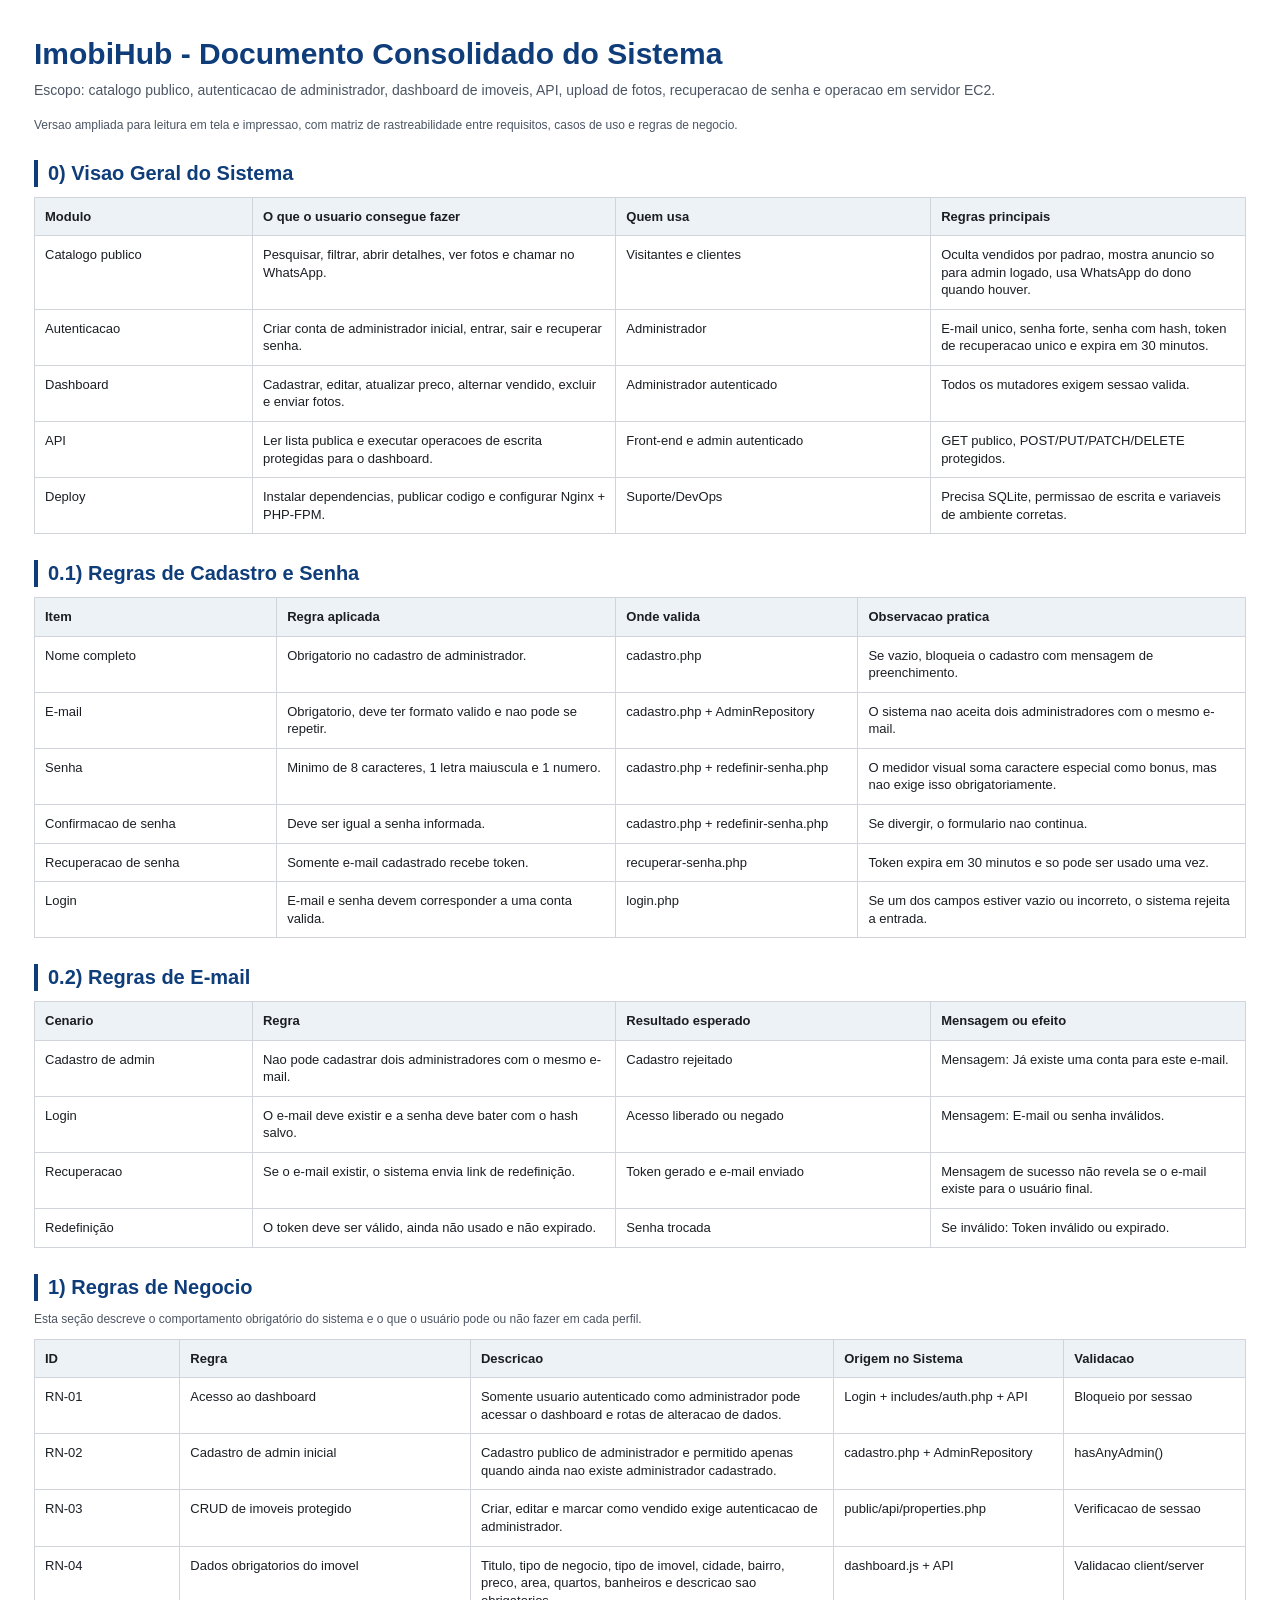
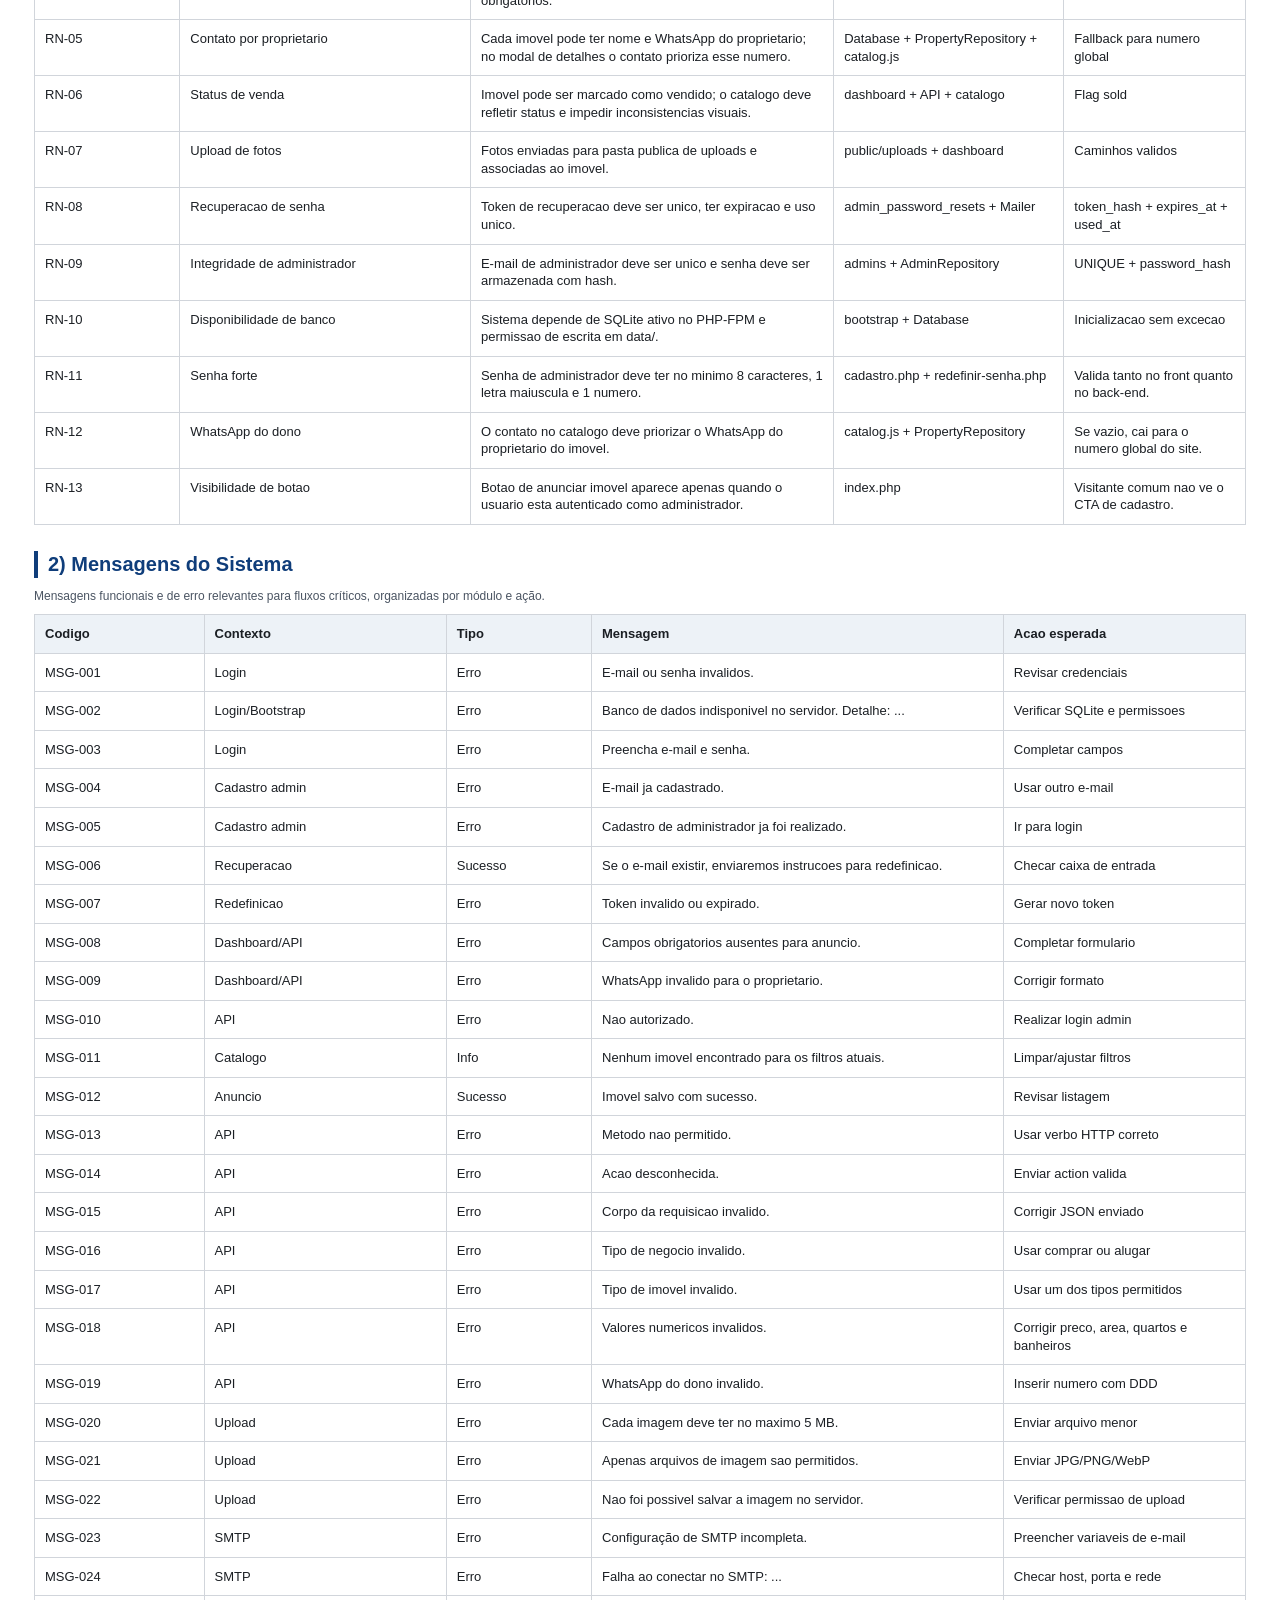
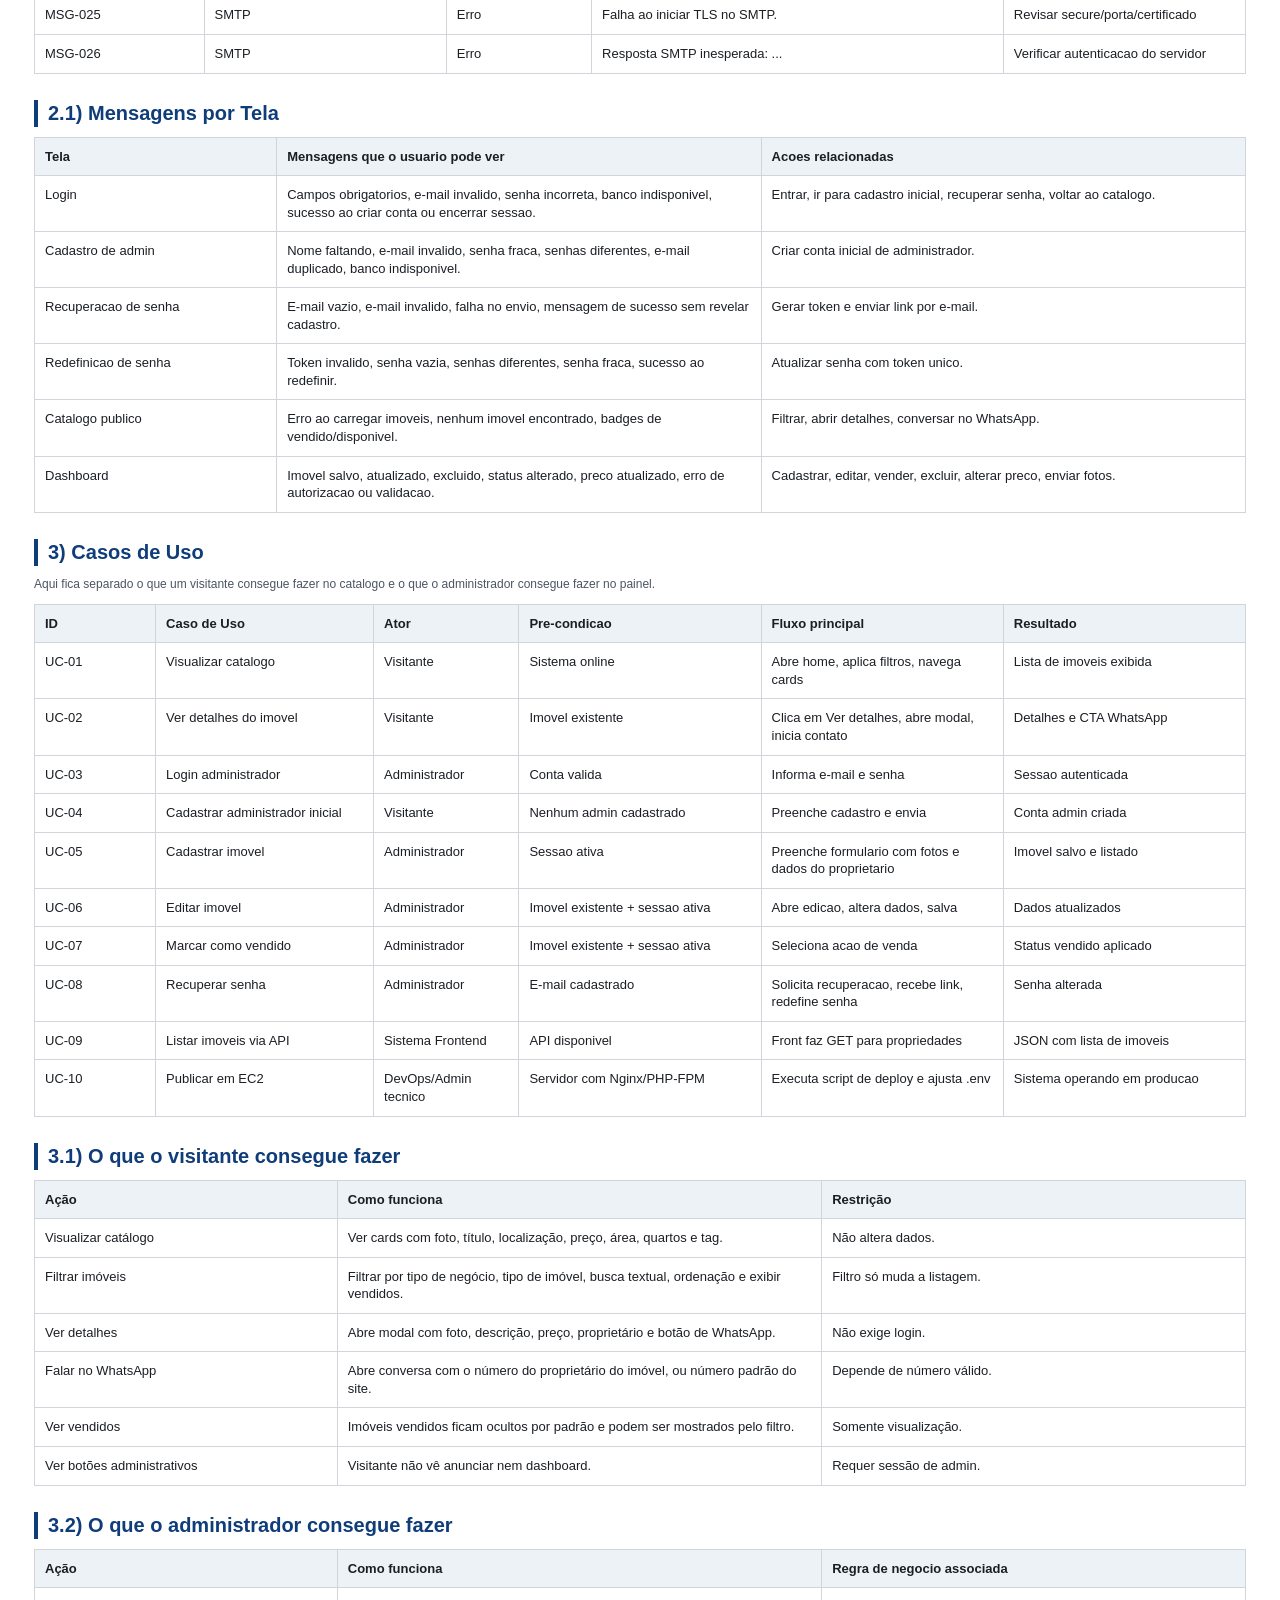
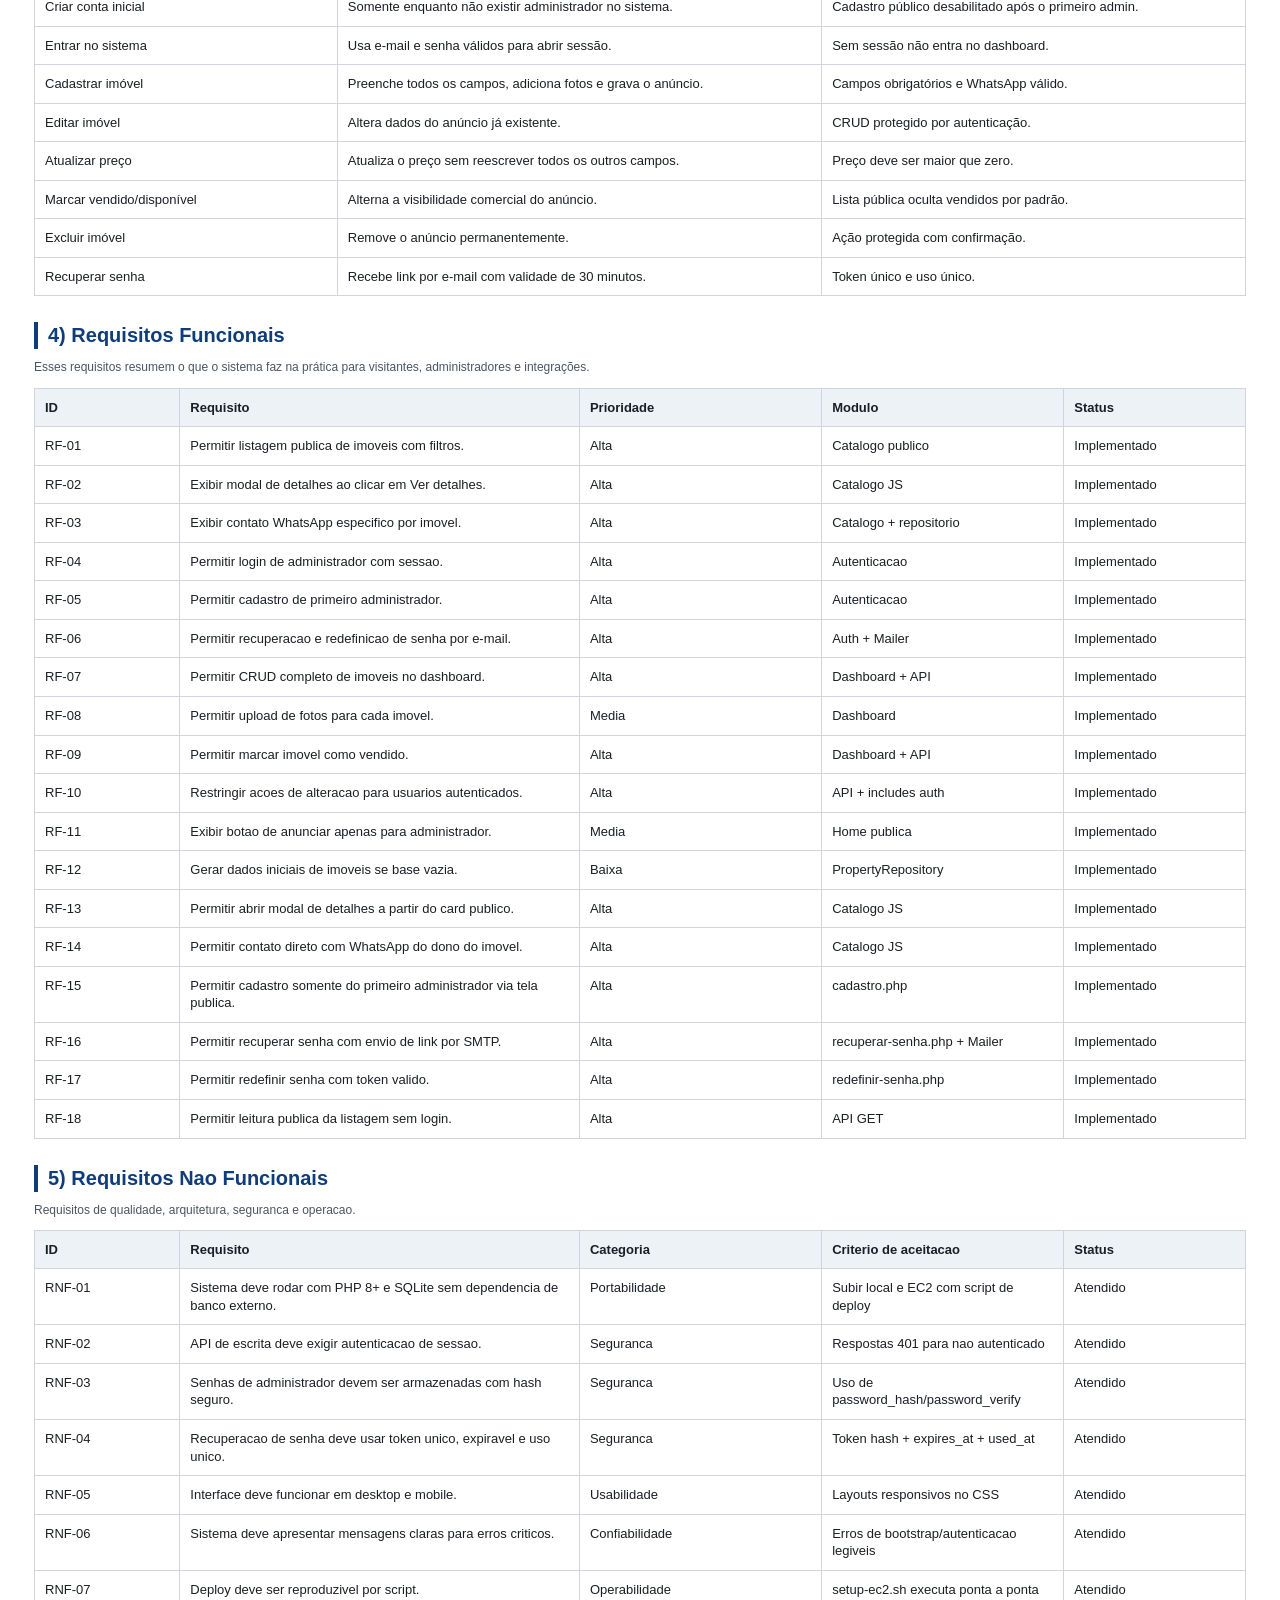
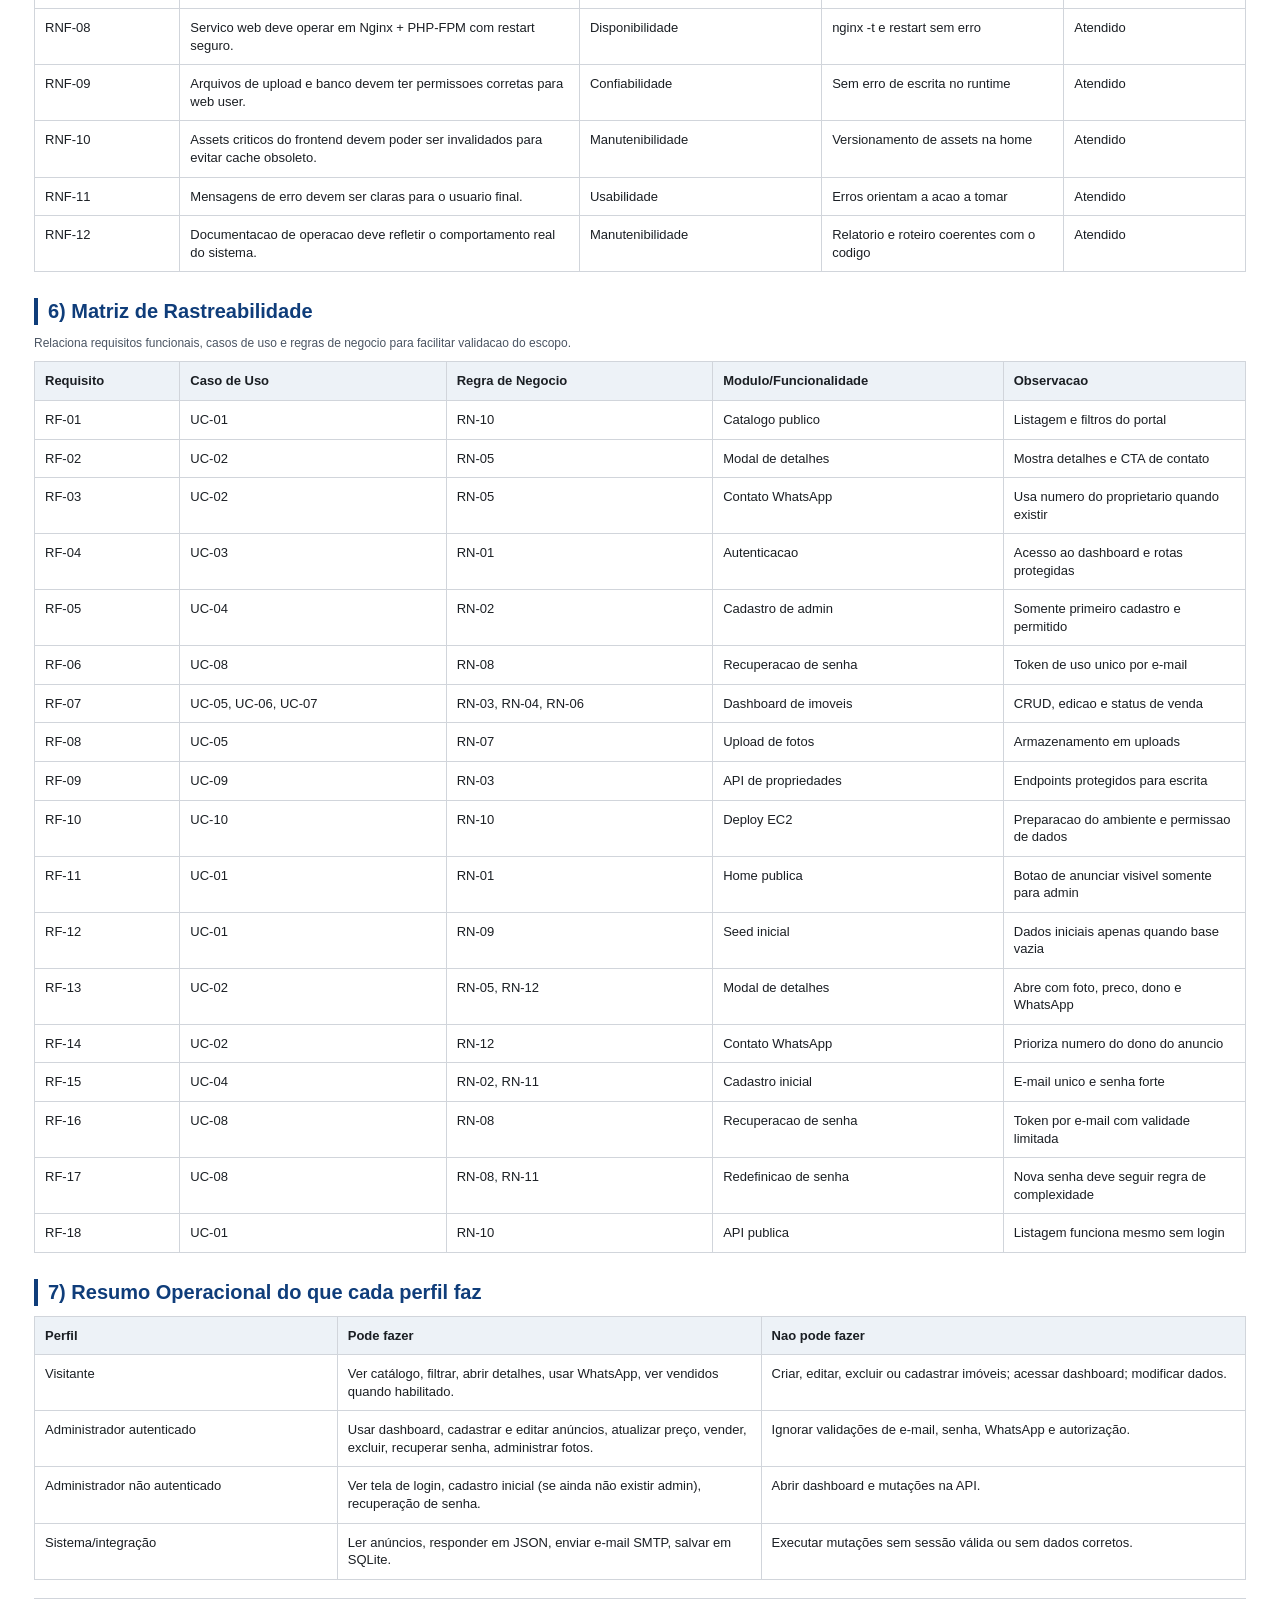
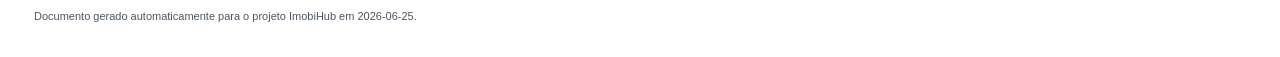
<file: docs/analise-sistema.html>
<!doctype html>
<html lang="pt-BR">
<head>
  <meta charset="utf-8" />
  <meta name="viewport" content="width=device-width, initial-scale=1" />
  <title>ImobiHub - Regras de Negocio, Mensagens, Casos de Uso e Requisitos</title>
  <style>
    :root {
      --ink: #1b1f24;
      --muted: #4b5563;
      --line: #d1d5db;
      --brand: #0f3d7a;
      --bg: #f7fafc;
      --white: #ffffff;
    }

    * { box-sizing: border-box; }

    body {
      margin: 0;
      font-family: "Segoe UI", Tahoma, Arial, sans-serif;
      color: var(--ink);
      background: var(--bg);
      line-height: 1.35;
    }

    .page {
      width: 100%;
      max-width: 1280px;
      margin: 0 auto;
      padding: 34px;
      background: var(--white);
    }

    h1 {
      margin: 0 0 6px;
      font-size: 30px;
      color: var(--brand);
    }

    .subtitle {
      margin: 0 0 18px;
      color: var(--muted);
      font-size: 14px;
    }

    h2 {
      margin: 26px 0 10px;
      font-size: 20px;
      color: var(--brand);
      border-left: 4px solid var(--brand);
      padding-left: 10px;
    }

    table {
      width: 100%;
      border-collapse: collapse;
      table-layout: fixed;
      margin-bottom: 14px;
      font-size: 13px;
    }

    th, td {
      border: 1px solid var(--line);
      padding: 10px;
      vertical-align: top;
      word-wrap: break-word;
      overflow-wrap: break-word;
    }

    th {
      background: #edf2f7;
      text-align: left;
      font-weight: 600;
    }

    .small {
      color: var(--muted);
      font-size: 12px;
      margin: 0 0 10px;
    }

    .section-note {
      margin: 0 0 12px;
      color: var(--muted);
      font-size: 12px;
    }

    .footer {
      margin-top: 18px;
      padding-top: 10px;
      border-top: 1px solid var(--line);
      color: var(--muted);
      font-size: 11px;
    }

    @media print {
      body { background: #fff; }
      .page { max-width: none; padding: 16px; }
      h2 { page-break-after: avoid; }
      table { page-break-inside: auto; }
      tr { page-break-inside: avoid; page-break-after: auto; }
    }
  </style>
</head>
<body>
  <main class="page">
    <h1>ImobiHub - Documento Consolidado do Sistema</h1>
    <p class="subtitle">Escopo: catalogo publico, autenticacao de administrador, dashboard de imoveis, API, upload de fotos, recuperacao de senha e operacao em servidor EC2.</p>
    <p class="small">Versao ampliada para leitura em tela e impressao, com matriz de rastreabilidade entre requisitos, casos de uso e regras de negocio.</p>

    <h2>0) Visao Geral do Sistema</h2>
    <table>
      <thead>
        <tr>
          <th style="width:18%">Modulo</th>
          <th style="width:30%">O que o usuario consegue fazer</th>
          <th style="width:26%">Quem usa</th>
          <th style="width:26%">Regras principais</th>
        </tr>
      </thead>
      <tbody>
        <tr><td>Catalogo publico</td><td>Pesquisar, filtrar, abrir detalhes, ver fotos e chamar no WhatsApp.</td><td>Visitantes e clientes</td><td>Oculta vendidos por padrao, mostra anuncio so para admin logado, usa WhatsApp do dono quando houver.</td></tr>
        <tr><td>Autenticacao</td><td>Criar conta de administrador inicial, entrar, sair e recuperar senha.</td><td>Administrador</td><td>E-mail unico, senha forte, senha com hash, token de recuperacao unico e expira em 30 minutos.</td></tr>
        <tr><td>Dashboard</td><td>Cadastrar, editar, atualizar preco, alternar vendido, excluir e enviar fotos.</td><td>Administrador autenticado</td><td>Todos os mutadores exigem sessao valida.</td></tr>
        <tr><td>API</td><td>Ler lista publica e executar operacoes de escrita protegidas para o dashboard.</td><td>Front-end e admin autenticado</td><td>GET publico, POST/PUT/PATCH/DELETE protegidos.</td></tr>
        <tr><td>Deploy</td><td>Instalar dependencias, publicar codigo e configurar Nginx + PHP-FPM.</td><td>Suporte/DevOps</td><td>Precisa SQLite, permissao de escrita e variaveis de ambiente corretas.</td></tr>
      </tbody>
    </table>

    <h2>0.1) Regras de Cadastro e Senha</h2>
    <table>
      <thead>
        <tr>
          <th style="width:20%">Item</th>
          <th style="width:28%">Regra aplicada</th>
          <th style="width:20%">Onde valida</th>
          <th style="width:32%">Observacao pratica</th>
        </tr>
      </thead>
      <tbody>
        <tr><td>Nome completo</td><td>Obrigatorio no cadastro de administrador.</td><td>cadastro.php</td><td>Se vazio, bloqueia o cadastro com mensagem de preenchimento.</td></tr>
        <tr><td>E-mail</td><td>Obrigatorio, deve ter formato valido e nao pode se repetir.</td><td>cadastro.php + AdminRepository</td><td>O sistema nao aceita dois administradores com o mesmo e-mail.</td></tr>
        <tr><td>Senha</td><td>Minimo de 8 caracteres, 1 letra maiuscula e 1 numero.</td><td>cadastro.php + redefinir-senha.php</td><td>O medidor visual soma caractere especial como bonus, mas nao exige isso obrigatoriamente.</td></tr>
        <tr><td>Confirmacao de senha</td><td>Deve ser igual a senha informada.</td><td>cadastro.php + redefinir-senha.php</td><td>Se divergir, o formulario nao continua.</td></tr>
        <tr><td>Recuperacao de senha</td><td>Somente e-mail cadastrado recebe token.</td><td>recuperar-senha.php</td><td>Token expira em 30 minutos e so pode ser usado uma vez.</td></tr>
        <tr><td>Login</td><td>E-mail e senha devem corresponder a uma conta valida.</td><td>login.php</td><td>Se um dos campos estiver vazio ou incorreto, o sistema rejeita a entrada.</td></tr>
      </tbody>
    </table>

    <h2>0.2) Regras de E-mail</h2>
    <table>
      <thead>
        <tr>
          <th style="width:18%">Cenario</th>
          <th style="width:30%">Regra</th>
          <th style="width:26%">Resultado esperado</th>
          <th style="width:26%">Mensagem ou efeito</th>
        </tr>
      </thead>
      <tbody>
        <tr><td>Cadastro de admin</td><td>Nao pode cadastrar dois administradores com o mesmo e-mail.</td><td>Cadastro rejeitado</td><td>Mensagem: Já existe uma conta para este e-mail.</td></tr>
        <tr><td>Login</td><td>O e-mail deve existir e a senha deve bater com o hash salvo.</td><td>Acesso liberado ou negado</td><td>Mensagem: E-mail ou senha inválidos.</td></tr>
        <tr><td>Recuperacao</td><td>Se o e-mail existir, o sistema envia link de redefinição.</td><td>Token gerado e e-mail enviado</td><td>Mensagem de sucesso não revela se o e-mail existe para o usuário final.</td></tr>
        <tr><td>Redefinição</td><td>O token deve ser válido, ainda não usado e não expirado.</td><td>Senha trocada</td><td>Se inválido: Token inválido ou expirado.</td></tr>
      </tbody>
    </table>

    <h2>1) Regras de Negocio</h2>
    <p class="section-note">Esta seção descreve o comportamento obrigatório do sistema e o que o usuário pode ou não fazer em cada perfil.</p>
    <table>
      <thead>
        <tr>
          <th style="width:12%">ID</th>
          <th style="width:24%">Regra</th>
          <th style="width:30%">Descricao</th>
          <th style="width:19%">Origem no Sistema</th>
          <th style="width:15%">Validacao</th>
        </tr>
      </thead>
      <tbody>
        <tr><td>RN-01</td><td>Acesso ao dashboard</td><td>Somente usuario autenticado como administrador pode acessar o dashboard e rotas de alteracao de dados.</td><td>Login + includes/auth.php + API</td><td>Bloqueio por sessao</td></tr>
        <tr><td>RN-02</td><td>Cadastro de admin inicial</td><td>Cadastro publico de administrador e permitido apenas quando ainda nao existe administrador cadastrado.</td><td>cadastro.php + AdminRepository</td><td>hasAnyAdmin()</td></tr>
        <tr><td>RN-03</td><td>CRUD de imoveis protegido</td><td>Criar, editar e marcar como vendido exige autenticacao de administrador.</td><td>public/api/properties.php</td><td>Verificacao de sessao</td></tr>
        <tr><td>RN-04</td><td>Dados obrigatorios do imovel</td><td>Titulo, tipo de negocio, tipo de imovel, cidade, bairro, preco, area, quartos, banheiros e descricao sao obrigatorios.</td><td>dashboard.js + API</td><td>Validacao client/server</td></tr>
        <tr><td>RN-05</td><td>Contato por proprietario</td><td>Cada imovel pode ter nome e WhatsApp do proprietario; no modal de detalhes o contato prioriza esse numero.</td><td>Database + PropertyRepository + catalog.js</td><td>Fallback para numero global</td></tr>
        <tr><td>RN-06</td><td>Status de venda</td><td>Imovel pode ser marcado como vendido; o catalogo deve refletir status e impedir inconsistencias visuais.</td><td>dashboard + API + catalogo</td><td>Flag sold</td></tr>
        <tr><td>RN-07</td><td>Upload de fotos</td><td>Fotos enviadas para pasta publica de uploads e associadas ao imovel.</td><td>public/uploads + dashboard</td><td>Caminhos validos</td></tr>
        <tr><td>RN-08</td><td>Recuperacao de senha</td><td>Token de recuperacao deve ser unico, ter expiracao e uso unico.</td><td>admin_password_resets + Mailer</td><td>token_hash + expires_at + used_at</td></tr>
        <tr><td>RN-09</td><td>Integridade de administrador</td><td>E-mail de administrador deve ser unico e senha deve ser armazenada com hash.</td><td>admins + AdminRepository</td><td>UNIQUE + password_hash</td></tr>
        <tr><td>RN-10</td><td>Disponibilidade de banco</td><td>Sistema depende de SQLite ativo no PHP-FPM e permissao de escrita em data/.</td><td>bootstrap + Database</td><td>Inicializacao sem excecao</td></tr>
        <tr><td>RN-11</td><td>Senha forte</td><td>Senha de administrador deve ter no minimo 8 caracteres, 1 letra maiuscula e 1 numero.</td><td>cadastro.php + redefinir-senha.php</td><td>Valida tanto no front quanto no back-end.</td></tr>
        <tr><td>RN-12</td><td>WhatsApp do dono</td><td>O contato no catalogo deve priorizar o WhatsApp do proprietario do imovel.</td><td>catalog.js + PropertyRepository</td><td>Se vazio, cai para o numero global do site.</td></tr>
        <tr><td>RN-13</td><td>Visibilidade de botao</td><td>Botao de anunciar imovel aparece apenas quando o usuario esta autenticado como administrador.</td><td>index.php</td><td>Visitante comum nao ve o CTA de cadastro.</td></tr>
      </tbody>
    </table>

    <h2>2) Mensagens do Sistema</h2>
    <p class="small">Mensagens funcionais e de erro relevantes para fluxos críticos, organizadas por módulo e ação.</p>
    <table>
      <thead>
        <tr>
          <th style="width:14%">Codigo</th>
          <th style="width:20%">Contexto</th>
          <th style="width:12%">Tipo</th>
          <th style="width:34%">Mensagem</th>
          <th style="width:20%">Acao esperada</th>
        </tr>
      </thead>
      <tbody>
        <tr><td>MSG-001</td><td>Login</td><td>Erro</td><td>E-mail ou senha invalidos.</td><td>Revisar credenciais</td></tr>
        <tr><td>MSG-002</td><td>Login/Bootstrap</td><td>Erro</td><td>Banco de dados indisponivel no servidor. Detalhe: ...</td><td>Verificar SQLite e permissoes</td></tr>
        <tr><td>MSG-003</td><td>Login</td><td>Erro</td><td>Preencha e-mail e senha.</td><td>Completar campos</td></tr>
        <tr><td>MSG-004</td><td>Cadastro admin</td><td>Erro</td><td>E-mail ja cadastrado.</td><td>Usar outro e-mail</td></tr>
        <tr><td>MSG-005</td><td>Cadastro admin</td><td>Erro</td><td>Cadastro de administrador ja foi realizado.</td><td>Ir para login</td></tr>
        <tr><td>MSG-006</td><td>Recuperacao</td><td>Sucesso</td><td>Se o e-mail existir, enviaremos instrucoes para redefinicao.</td><td>Checar caixa de entrada</td></tr>
        <tr><td>MSG-007</td><td>Redefinicao</td><td>Erro</td><td>Token invalido ou expirado.</td><td>Gerar novo token</td></tr>
        <tr><td>MSG-008</td><td>Dashboard/API</td><td>Erro</td><td>Campos obrigatorios ausentes para anuncio.</td><td>Completar formulario</td></tr>
        <tr><td>MSG-009</td><td>Dashboard/API</td><td>Erro</td><td>WhatsApp invalido para o proprietario.</td><td>Corrigir formato</td></tr>
        <tr><td>MSG-010</td><td>API</td><td>Erro</td><td>Nao autorizado.</td><td>Realizar login admin</td></tr>
        <tr><td>MSG-011</td><td>Catalogo</td><td>Info</td><td>Nenhum imovel encontrado para os filtros atuais.</td><td>Limpar/ajustar filtros</td></tr>
        <tr><td>MSG-012</td><td>Anuncio</td><td>Sucesso</td><td>Imovel salvo com sucesso.</td><td>Revisar listagem</td></tr>
        <tr><td>MSG-013</td><td>API</td><td>Erro</td><td>Metodo nao permitido.</td><td>Usar verbo HTTP correto</td></tr>
        <tr><td>MSG-014</td><td>API</td><td>Erro</td><td>Acao desconhecida.</td><td>Enviar action valida</td></tr>
        <tr><td>MSG-015</td><td>API</td><td>Erro</td><td>Corpo da requisicao invalido.</td><td>Corrigir JSON enviado</td></tr>
        <tr><td>MSG-016</td><td>API</td><td>Erro</td><td>Tipo de negocio invalido.</td><td>Usar comprar ou alugar</td></tr>
        <tr><td>MSG-017</td><td>API</td><td>Erro</td><td>Tipo de imovel invalido.</td><td>Usar um dos tipos permitidos</td></tr>
        <tr><td>MSG-018</td><td>API</td><td>Erro</td><td>Valores numericos invalidos.</td><td>Corrigir preco, area, quartos e banheiros</td></tr>
        <tr><td>MSG-019</td><td>API</td><td>Erro</td><td>WhatsApp do dono invalido.</td><td>Inserir numero com DDD</td></tr>
        <tr><td>MSG-020</td><td>Upload</td><td>Erro</td><td>Cada imagem deve ter no maximo 5 MB.</td><td>Enviar arquivo menor</td></tr>
        <tr><td>MSG-021</td><td>Upload</td><td>Erro</td><td>Apenas arquivos de imagem sao permitidos.</td><td>Enviar JPG/PNG/WebP</td></tr>
        <tr><td>MSG-022</td><td>Upload</td><td>Erro</td><td>Nao foi possivel salvar a imagem no servidor.</td><td>Verificar permissao de upload</td></tr>
        <tr><td>MSG-023</td><td>SMTP</td><td>Erro</td><td>Configuração de SMTP incompleta.</td><td>Preencher variaveis de e-mail</td></tr>
        <tr><td>MSG-024</td><td>SMTP</td><td>Erro</td><td>Falha ao conectar no SMTP: ...</td><td>Checar host, porta e rede</td></tr>
        <tr><td>MSG-025</td><td>SMTP</td><td>Erro</td><td>Falha ao iniciar TLS no SMTP.</td><td>Revisar secure/porta/certificado</td></tr>
        <tr><td>MSG-026</td><td>SMTP</td><td>Erro</td><td>Resposta SMTP inesperada: ...</td><td>Verificar autenticacao do servidor</td></tr>
      </tbody>
    </table>

    <h2>2.1) Mensagens por Tela</h2>
    <table>
      <thead>
        <tr>
          <th style="width:20%">Tela</th>
          <th style="width:40%">Mensagens que o usuario pode ver</th>
          <th style="width:40%">Acoes relacionadas</th>
        </tr>
      </thead>
      <tbody>
        <tr><td>Login</td><td>Campos obrigatorios, e-mail invalido, senha incorreta, banco indisponivel, sucesso ao criar conta ou encerrar sessao.</td><td>Entrar, ir para cadastro inicial, recuperar senha, voltar ao catalogo.</td></tr>
        <tr><td>Cadastro de admin</td><td>Nome faltando, e-mail invalido, senha fraca, senhas diferentes, e-mail duplicado, banco indisponivel.</td><td>Criar conta inicial de administrador.</td></tr>
        <tr><td>Recuperacao de senha</td><td>E-mail vazio, e-mail invalido, falha no envio, mensagem de sucesso sem revelar cadastro.</td><td>Gerar token e enviar link por e-mail.</td></tr>
        <tr><td>Redefinicao de senha</td><td>Token invalido, senha vazia, senhas diferentes, senha fraca, sucesso ao redefinir.</td><td>Atualizar senha com token unico.</td></tr>
        <tr><td>Catalogo publico</td><td>Erro ao carregar imoveis, nenhum imovel encontrado, badges de vendido/disponivel.</td><td>Filtrar, abrir detalhes, conversar no WhatsApp.</td></tr>
        <tr><td>Dashboard</td><td>Imovel salvo, atualizado, excluido, status alterado, preco atualizado, erro de autorizacao ou validacao.</td><td>Cadastrar, editar, vender, excluir, alterar preco, enviar fotos.</td></tr>
      </tbody>
    </table>

    <h2>3) Casos de Uso</h2>
    <p class="section-note">Aqui fica separado o que um visitante consegue fazer no catalogo e o que o administrador consegue fazer no painel.</p>
    <table>
      <thead>
        <tr>
          <th style="width:10%">ID</th>
          <th style="width:18%">Caso de Uso</th>
          <th style="width:12%">Ator</th>
          <th style="width:20%">Pre-condicao</th>
          <th style="width:20%">Fluxo principal</th>
          <th style="width:20%">Resultado</th>
        </tr>
      </thead>
      <tbody>
        <tr><td>UC-01</td><td>Visualizar catalogo</td><td>Visitante</td><td>Sistema online</td><td>Abre home, aplica filtros, navega cards</td><td>Lista de imoveis exibida</td></tr>
        <tr><td>UC-02</td><td>Ver detalhes do imovel</td><td>Visitante</td><td>Imovel existente</td><td>Clica em Ver detalhes, abre modal, inicia contato</td><td>Detalhes e CTA WhatsApp</td></tr>
        <tr><td>UC-03</td><td>Login administrador</td><td>Administrador</td><td>Conta valida</td><td>Informa e-mail e senha</td><td>Sessao autenticada</td></tr>
        <tr><td>UC-04</td><td>Cadastrar administrador inicial</td><td>Visitante</td><td>Nenhum admin cadastrado</td><td>Preenche cadastro e envia</td><td>Conta admin criada</td></tr>
        <tr><td>UC-05</td><td>Cadastrar imovel</td><td>Administrador</td><td>Sessao ativa</td><td>Preenche formulario com fotos e dados do proprietario</td><td>Imovel salvo e listado</td></tr>
        <tr><td>UC-06</td><td>Editar imovel</td><td>Administrador</td><td>Imovel existente + sessao ativa</td><td>Abre edicao, altera dados, salva</td><td>Dados atualizados</td></tr>
        <tr><td>UC-07</td><td>Marcar como vendido</td><td>Administrador</td><td>Imovel existente + sessao ativa</td><td>Seleciona acao de venda</td><td>Status vendido aplicado</td></tr>
        <tr><td>UC-08</td><td>Recuperar senha</td><td>Administrador</td><td>E-mail cadastrado</td><td>Solicita recuperacao, recebe link, redefine senha</td><td>Senha alterada</td></tr>
        <tr><td>UC-09</td><td>Listar imoveis via API</td><td>Sistema Frontend</td><td>API disponivel</td><td>Front faz GET para propriedades</td><td>JSON com lista de imoveis</td></tr>
        <tr><td>UC-10</td><td>Publicar em EC2</td><td>DevOps/Admin tecnico</td><td>Servidor com Nginx/PHP-FPM</td><td>Executa script de deploy e ajusta .env</td><td>Sistema operando em producao</td></tr>
      </tbody>
    </table>

    <h2>3.1) O que o visitante consegue fazer</h2>
    <table>
      <thead>
        <tr>
          <th style="width:25%">Ação</th>
          <th style="width:40%">Como funciona</th>
          <th style="width:35%">Restrição</th>
        </tr>
      </thead>
      <tbody>
        <tr><td>Visualizar catálogo</td><td>Ver cards com foto, título, localização, preço, área, quartos e tag.</td><td>Não altera dados.</td></tr>
        <tr><td>Filtrar imóveis</td><td>Filtrar por tipo de negócio, tipo de imóvel, busca textual, ordenação e exibir vendidos.</td><td>Filtro só muda a listagem.</td></tr>
        <tr><td>Ver detalhes</td><td>Abre modal com foto, descrição, preço, proprietário e botão de WhatsApp.</td><td>Não exige login.</td></tr>
        <tr><td>Falar no WhatsApp</td><td>Abre conversa com o número do proprietário do imóvel, ou número padrão do site.</td><td>Depende de número válido.</td></tr>
        <tr><td>Ver vendidos</td><td>Imóveis vendidos ficam ocultos por padrão e podem ser mostrados pelo filtro.</td><td>Somente visualização.</td></tr>
        <tr><td>Ver botões administrativos</td><td>Visitante não vê anunciar nem dashboard.</td><td>Requer sessão de admin.</td></tr>
      </tbody>
    </table>

    <h2>3.2) O que o administrador consegue fazer</h2>
    <table>
      <thead>
        <tr>
          <th style="width:25%">Ação</th>
          <th style="width:40%">Como funciona</th>
          <th style="width:35%">Regra de negocio associada</th>
        </tr>
      </thead>
      <tbody>
        <tr><td>Criar conta inicial</td><td>Somente enquanto não existir administrador no sistema.</td><td>Cadastro público desabilitado após o primeiro admin.</td></tr>
        <tr><td>Entrar no sistema</td><td>Usa e-mail e senha válidos para abrir sessão.</td><td>Sem sessão não entra no dashboard.</td></tr>
        <tr><td>Cadastrar imóvel</td><td>Preenche todos os campos, adiciona fotos e grava o anúncio.</td><td>Campos obrigatórios e WhatsApp válido.</td></tr>
        <tr><td>Editar imóvel</td><td>Altera dados do anúncio já existente.</td><td>CRUD protegido por autenticação.</td></tr>
        <tr><td>Atualizar preço</td><td>Atualiza o preço sem reescrever todos os outros campos.</td><td>Preço deve ser maior que zero.</td></tr>
        <tr><td>Marcar vendido/disponível</td><td>Alterna a visibilidade comercial do anúncio.</td><td>Lista pública oculta vendidos por padrão.</td></tr>
        <tr><td>Excluir imóvel</td><td>Remove o anúncio permanentemente.</td><td>Ação protegida com confirmação.</td></tr>
        <tr><td>Recuperar senha</td><td>Recebe link por e-mail com validade de 30 minutos.</td><td>Token único e uso único.</td></tr>
      </tbody>
    </table>

    <h2>4) Requisitos Funcionais</h2>
    <p class="section-note">Esses requisitos resumem o que o sistema faz na prática para visitantes, administradores e integrações.</p>
    <table>
      <thead>
        <tr>
          <th style="width:12%">ID</th>
          <th style="width:33%">Requisito</th>
          <th style="width:20%">Prioridade</th>
          <th style="width:20%">Modulo</th>
          <th style="width:15%">Status</th>
        </tr>
      </thead>
      <tbody>
        <tr><td>RF-01</td><td>Permitir listagem publica de imoveis com filtros.</td><td>Alta</td><td>Catalogo publico</td><td>Implementado</td></tr>
        <tr><td>RF-02</td><td>Exibir modal de detalhes ao clicar em Ver detalhes.</td><td>Alta</td><td>Catalogo JS</td><td>Implementado</td></tr>
        <tr><td>RF-03</td><td>Exibir contato WhatsApp especifico por imovel.</td><td>Alta</td><td>Catalogo + repositorio</td><td>Implementado</td></tr>
        <tr><td>RF-04</td><td>Permitir login de administrador com sessao.</td><td>Alta</td><td>Autenticacao</td><td>Implementado</td></tr>
        <tr><td>RF-05</td><td>Permitir cadastro de primeiro administrador.</td><td>Alta</td><td>Autenticacao</td><td>Implementado</td></tr>
        <tr><td>RF-06</td><td>Permitir recuperacao e redefinicao de senha por e-mail.</td><td>Alta</td><td>Auth + Mailer</td><td>Implementado</td></tr>
        <tr><td>RF-07</td><td>Permitir CRUD completo de imoveis no dashboard.</td><td>Alta</td><td>Dashboard + API</td><td>Implementado</td></tr>
        <tr><td>RF-08</td><td>Permitir upload de fotos para cada imovel.</td><td>Media</td><td>Dashboard</td><td>Implementado</td></tr>
        <tr><td>RF-09</td><td>Permitir marcar imovel como vendido.</td><td>Alta</td><td>Dashboard + API</td><td>Implementado</td></tr>
        <tr><td>RF-10</td><td>Restringir acoes de alteracao para usuarios autenticados.</td><td>Alta</td><td>API + includes auth</td><td>Implementado</td></tr>
        <tr><td>RF-11</td><td>Exibir botao de anunciar apenas para administrador.</td><td>Media</td><td>Home publica</td><td>Implementado</td></tr>
        <tr><td>RF-12</td><td>Gerar dados iniciais de imoveis se base vazia.</td><td>Baixa</td><td>PropertyRepository</td><td>Implementado</td></tr>
        <tr><td>RF-13</td><td>Permitir abrir modal de detalhes a partir do card publico.</td><td>Alta</td><td>Catalogo JS</td><td>Implementado</td></tr>
        <tr><td>RF-14</td><td>Permitir contato direto com WhatsApp do dono do imovel.</td><td>Alta</td><td>Catalogo JS</td><td>Implementado</td></tr>
        <tr><td>RF-15</td><td>Permitir cadastro somente do primeiro administrador via tela publica.</td><td>Alta</td><td>cadastro.php</td><td>Implementado</td></tr>
        <tr><td>RF-16</td><td>Permitir recuperar senha com envio de link por SMTP.</td><td>Alta</td><td>recuperar-senha.php + Mailer</td><td>Implementado</td></tr>
        <tr><td>RF-17</td><td>Permitir redefinir senha com token valido.</td><td>Alta</td><td>redefinir-senha.php</td><td>Implementado</td></tr>
        <tr><td>RF-18</td><td>Permitir leitura publica da listagem sem login.</td><td>Alta</td><td>API GET</td><td>Implementado</td></tr>
      </tbody>
    </table>

    <h2>5) Requisitos Nao Funcionais</h2>
    <p class="section-note">Requisitos de qualidade, arquitetura, seguranca e operacao.</p>
    <table>
      <thead>
        <tr>
          <th style="width:12%">ID</th>
          <th style="width:33%">Requisito</th>
          <th style="width:20%">Categoria</th>
          <th style="width:20%">Criterio de aceitacao</th>
          <th style="width:15%">Status</th>
        </tr>
      </thead>
      <tbody>
        <tr><td>RNF-01</td><td>Sistema deve rodar com PHP 8+ e SQLite sem dependencia de banco externo.</td><td>Portabilidade</td><td>Subir local e EC2 com script de deploy</td><td>Atendido</td></tr>
        <tr><td>RNF-02</td><td>API de escrita deve exigir autenticacao de sessao.</td><td>Seguranca</td><td>Respostas 401 para nao autenticado</td><td>Atendido</td></tr>
        <tr><td>RNF-03</td><td>Senhas de administrador devem ser armazenadas com hash seguro.</td><td>Seguranca</td><td>Uso de password_hash/password_verify</td><td>Atendido</td></tr>
        <tr><td>RNF-04</td><td>Recuperacao de senha deve usar token unico, expiravel e uso unico.</td><td>Seguranca</td><td>Token hash + expires_at + used_at</td><td>Atendido</td></tr>
        <tr><td>RNF-05</td><td>Interface deve funcionar em desktop e mobile.</td><td>Usabilidade</td><td>Layouts responsivos no CSS</td><td>Atendido</td></tr>
        <tr><td>RNF-06</td><td>Sistema deve apresentar mensagens claras para erros criticos.</td><td>Confiabilidade</td><td>Erros de bootstrap/autenticacao legiveis</td><td>Atendido</td></tr>
        <tr><td>RNF-07</td><td>Deploy deve ser reproduzivel por script.</td><td>Operabilidade</td><td>setup-ec2.sh executa ponta a ponta</td><td>Atendido</td></tr>
        <tr><td>RNF-08</td><td>Servico web deve operar em Nginx + PHP-FPM com restart seguro.</td><td>Disponibilidade</td><td>nginx -t e restart sem erro</td><td>Atendido</td></tr>
        <tr><td>RNF-09</td><td>Arquivos de upload e banco devem ter permissoes corretas para web user.</td><td>Confiabilidade</td><td>Sem erro de escrita no runtime</td><td>Atendido</td></tr>
        <tr><td>RNF-10</td><td>Assets criticos do frontend devem poder ser invalidados para evitar cache obsoleto.</td><td>Manutenibilidade</td><td>Versionamento de assets na home</td><td>Atendido</td></tr>
        <tr><td>RNF-11</td><td>Mensagens de erro devem ser claras para o usuario final.</td><td>Usabilidade</td><td>Erros orientam a acao a tomar</td><td>Atendido</td></tr>
        <tr><td>RNF-12</td><td>Documentacao de operacao deve refletir o comportamento real do sistema.</td><td>Manutenibilidade</td><td>Relatorio e roteiro coerentes com o codigo</td><td>Atendido</td></tr>
      </tbody>
    </table>

    <h2>6) Matriz de Rastreabilidade</h2>
    <p class="small">Relaciona requisitos funcionais, casos de uso e regras de negocio para facilitar validacao do escopo.</p>
    <table>
      <thead>
        <tr>
          <th style="width:12%">Requisito</th>
          <th style="width:22%">Caso de Uso</th>
          <th style="width:22%">Regra de Negocio</th>
          <th style="width:24%">Modulo/Funcionalidade</th>
          <th style="width:20%">Observacao</th>
        </tr>
      </thead>
      <tbody>
        <tr><td>RF-01</td><td>UC-01</td><td>RN-10</td><td>Catalogo publico</td><td>Listagem e filtros do portal</td></tr>
        <tr><td>RF-02</td><td>UC-02</td><td>RN-05</td><td>Modal de detalhes</td><td>Mostra detalhes e CTA de contato</td></tr>
        <tr><td>RF-03</td><td>UC-02</td><td>RN-05</td><td>Contato WhatsApp</td><td>Usa numero do proprietario quando existir</td></tr>
        <tr><td>RF-04</td><td>UC-03</td><td>RN-01</td><td>Autenticacao</td><td>Acesso ao dashboard e rotas protegidas</td></tr>
        <tr><td>RF-05</td><td>UC-04</td><td>RN-02</td><td>Cadastro de admin</td><td>Somente primeiro cadastro e permitido</td></tr>
        <tr><td>RF-06</td><td>UC-08</td><td>RN-08</td><td>Recuperacao de senha</td><td>Token de uso unico por e-mail</td></tr>
        <tr><td>RF-07</td><td>UC-05, UC-06, UC-07</td><td>RN-03, RN-04, RN-06</td><td>Dashboard de imoveis</td><td>CRUD, edicao e status de venda</td></tr>
        <tr><td>RF-08</td><td>UC-05</td><td>RN-07</td><td>Upload de fotos</td><td>Armazenamento em uploads</td></tr>
        <tr><td>RF-09</td><td>UC-09</td><td>RN-03</td><td>API de propriedades</td><td>Endpoints protegidos para escrita</td></tr>
        <tr><td>RF-10</td><td>UC-10</td><td>RN-10</td><td>Deploy EC2</td><td>Preparacao do ambiente e permissao de dados</td></tr>
        <tr><td>RF-11</td><td>UC-01</td><td>RN-01</td><td>Home publica</td><td>Botao de anunciar visivel somente para admin</td></tr>
        <tr><td>RF-12</td><td>UC-01</td><td>RN-09</td><td>Seed inicial</td><td>Dados iniciais apenas quando base vazia</td></tr>
        <tr><td>RF-13</td><td>UC-02</td><td>RN-05, RN-12</td><td>Modal de detalhes</td><td>Abre com foto, preco, dono e WhatsApp</td></tr>
        <tr><td>RF-14</td><td>UC-02</td><td>RN-12</td><td>Contato WhatsApp</td><td>Prioriza numero do dono do anuncio</td></tr>
        <tr><td>RF-15</td><td>UC-04</td><td>RN-02, RN-11</td><td>Cadastro inicial</td><td>E-mail unico e senha forte</td></tr>
        <tr><td>RF-16</td><td>UC-08</td><td>RN-08</td><td>Recuperacao de senha</td><td>Token por e-mail com validade limitada</td></tr>
        <tr><td>RF-17</td><td>UC-08</td><td>RN-08, RN-11</td><td>Redefinicao de senha</td><td>Nova senha deve seguir regra de complexidade</td></tr>
        <tr><td>RF-18</td><td>UC-01</td><td>RN-10</td><td>API publica</td><td>Listagem funciona mesmo sem login</td></tr>
      </tbody>
    </table>

    <h2>7) Resumo Operacional do que cada perfil faz</h2>
    <table>
      <thead>
        <tr>
          <th style="width:25%">Perfil</th>
          <th style="width:35%">Pode fazer</th>
          <th style="width:40%">Nao pode fazer</th>
        </tr>
      </thead>
      <tbody>
        <tr><td>Visitante</td><td>Ver catálogo, filtrar, abrir detalhes, usar WhatsApp, ver vendidos quando habilitado.</td><td>Criar, editar, excluir ou cadastrar imóveis; acessar dashboard; modificar dados.</td></tr>
        <tr><td>Administrador autenticado</td><td>Usar dashboard, cadastrar e editar anúncios, atualizar preço, vender, excluir, recuperar senha, administrar fotos.</td><td>Ignorar validações de e-mail, senha, WhatsApp e autorização.</td></tr>
        <tr><td>Administrador não autenticado</td><td>Ver tela de login, cadastro inicial (se ainda não existir admin), recuperação de senha.</td><td>Abrir dashboard e mutações na API.</td></tr>
        <tr><td>Sistema/integração</td><td>Ler anúncios, responder em JSON, enviar e-mail SMTP, salvar em SQLite.</td><td>Executar mutações sem sessão válida ou sem dados corretos.</td></tr>
      </tbody>
    </table>

    <div class="footer">
      Documento gerado automaticamente para o projeto ImobiHub em 2026-06-25.
    </div>
  </main>
</body>
</html>
</file>
